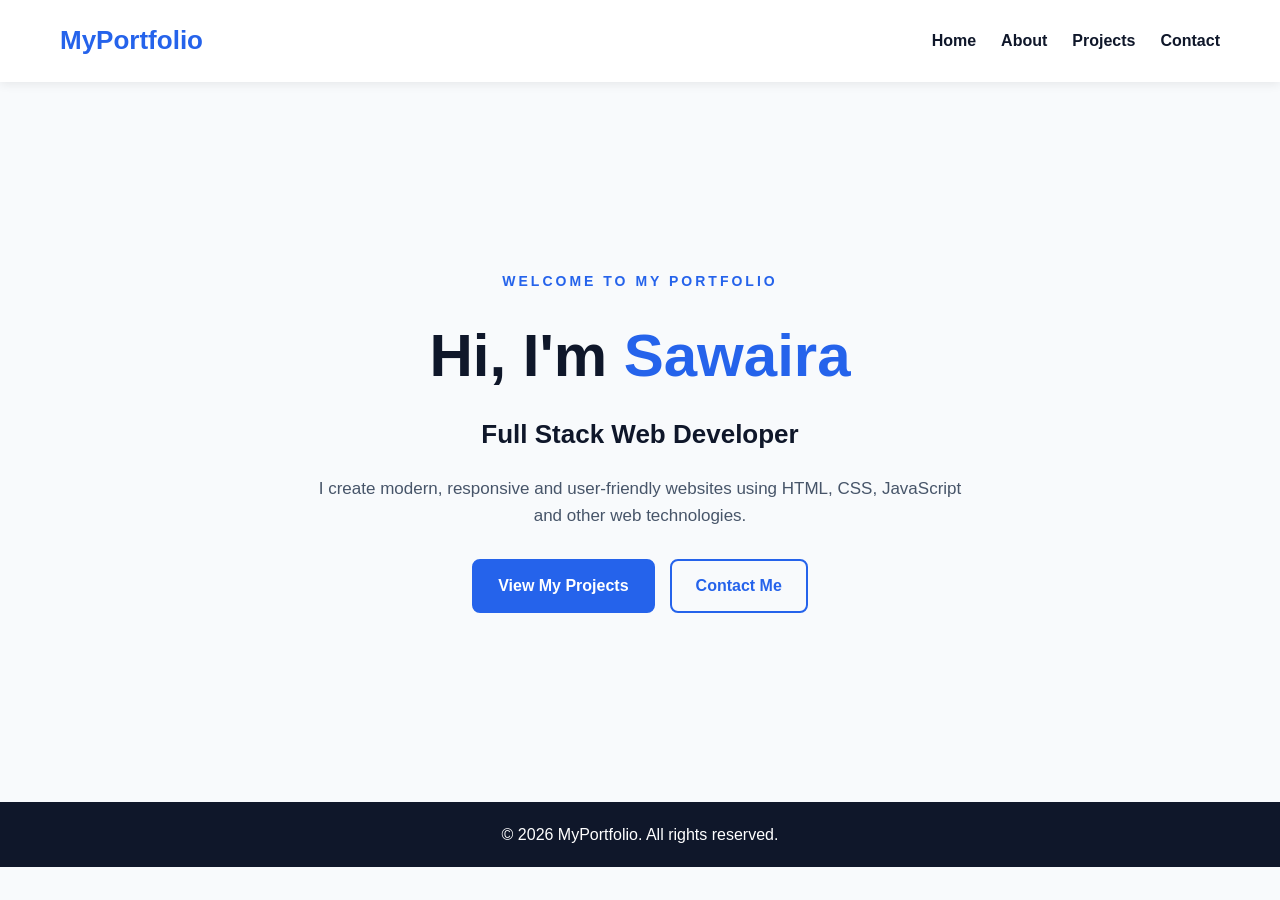
<file: index.html>
<!DOCTYPE html>
<html lang="en">
<head>
    <meta charset="UTF-8">
    <meta name="viewport" content="width=device-width, initial-scale=1.0">
    <title>My Portfolio | Home</title>

    <!-- External CSS file -->
    <link rel="stylesheet" href="style.css">
</head>
<body>

    <!-- Navigation Bar -->
    <header>
        <nav class="navbar">
            <a href="index.html" class="logo">MyPortfolio</a>

            <ul class="nav-links">
                <li><a href="index.html">Home</a></li>
                <li><a href="about.html">About</a></li>
                <li><a href="projects.html">Projects</a></li>
                <li><a href="contact.html">Contact</a></li>
            </ul>
        </nav>
    </header>

    <!-- Home Section -->
    <main>
        <section class="home">
            <div class="home-content">
                <p class="intro">WELCOME TO MY PORTFOLIO</p>

                <h1>Hi, I'm <span>Sawaira</span></h1>

                <h2>Full Stack Web Developer</h2>

                <p class="description">
                    I create modern, responsive and user-friendly
                    websites using HTML, CSS, JavaScript and other
                    web technologies.
                </p>

                <div class="buttons">
                    <a href="projects.html" class="btn">View My Projects</a>
                    <a href="contact.html" class="btn btn-outline">
                        Contact Me
                    </a>
                </div>
            </div>
        </section>
    </main>

    <!-- Footer -->
    <footer>
        <p>&copy; 2026 MyPortfolio. All rights reserved.</p>
    </footer>

</body>
</html>
</file>
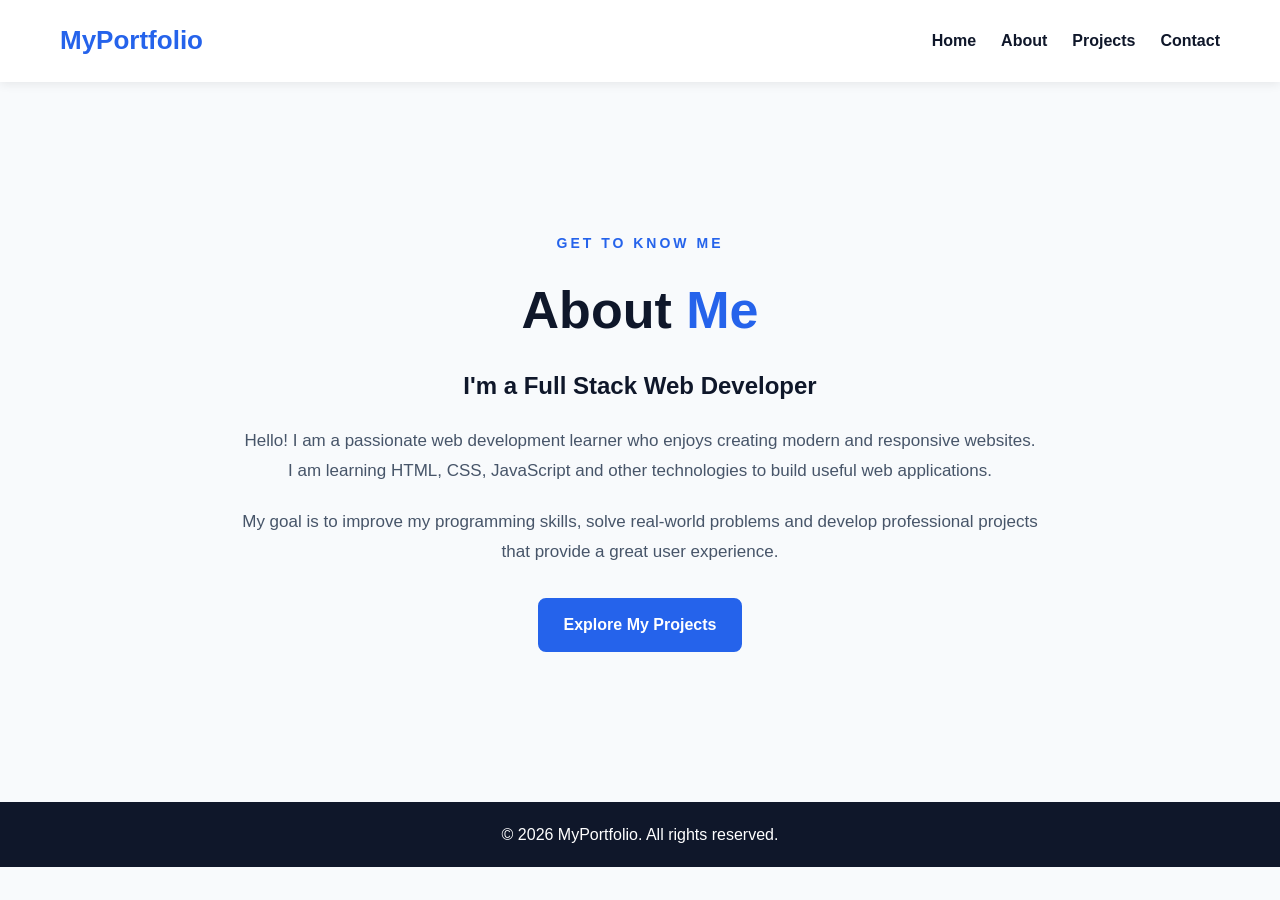
<file: about.html>
<!DOCTYPE html>
<html lang="en">
<head>
    <meta charset="UTF-8">
    <meta name="viewport" content="width=device-width, initial-scale=1.0">
    <title>About Me | My Portfolio</title>
    <link rel="stylesheet" href="about.css">
</head>
<body>

    <header>
        <nav class="navbar">
            <a href="index.html" class="logo">MyPortfolio</a>

            <ul class="nav-links">
                <li><a href="index.html">Home</a></li>
                <li><a href="about.html">About</a></li>
                <li><a href="projects.html">Projects</a></li>
                <li><a href="contact.html">Contact</a></li>
            </ul>
        </nav>
    </header>

    <main>
        <section class="about-section">
            <div class="about-content">
                <p class="intro">GET TO KNOW ME</p>

                <h1>About <span>Me</span></h1>

                <h2>I'm a Full Stack Web Developer</h2>

                <p>
                    Hello! I am a passionate web development learner
                    who enjoys creating modern and responsive websites.
                    I am learning HTML, CSS, JavaScript and other
                    technologies to build useful web applications.
                </p>

                <p>
                    My goal is to improve my programming skills,
                    solve real-world problems and develop professional
                    projects that provide a great user experience.
                </p>

                <a href="projects.html" class="btn">
                    Explore My Projects
                </a>
            </div>
        </section>
    </main>

    <footer>
        <p>&copy; 2026 MyPortfolio. All rights reserved.</p>
    </footer>

</body>
</html>
</file>
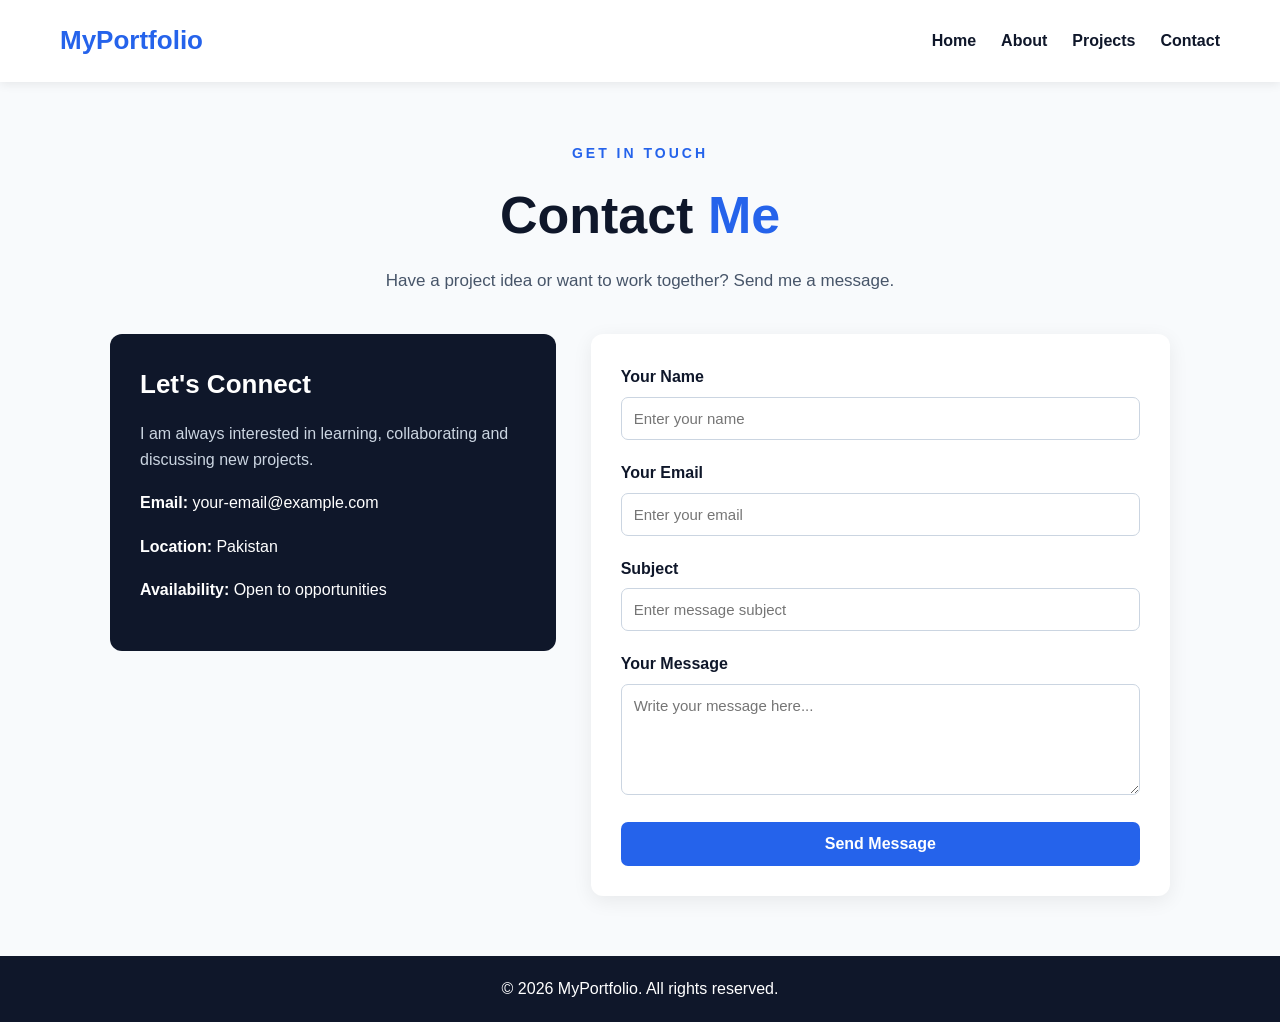
<file: contact.html>
<!DOCTYPE html>
<html lang="en">
<head>
    <meta charset="UTF-8">
    <meta name="viewport" content="width=device-width, initial-scale=1.0">
    <title>Contact Me | My Portfolio</title>
    <link rel="stylesheet" href="contact.css">
</head>
<body>

    <header>
        <nav class="navbar">
            <a href="index.html" class="logo">MyPortfolio</a>

            <ul class="nav-links">
                <li><a href="index.html">Home</a></li>
                <li><a href="about.html">About</a></li>
                <li><a href="projects.html">Projects</a></li>
                <li><a href="contact.html">Contact</a></li>
            </ul>
        </nav>
    </header>

    <main>
        <section class="contact-section">

            <div class="contact-heading">
                <p class="intro">GET IN TOUCH</p>
                <h1>Contact <span>Me</span></h1>
                <p>
                    Have a project idea or want to work together?
                    Send me a message.
                </p>
            </div>

            <div class="contact-container">

                <div class="contact-info">
                    <h2>Let's Connect</h2>
                    <p>
                        I am always interested in learning,
                        collaborating and discussing new projects.
                    </p>

                    <p><strong>Email:</strong> your-email@example.com</p>
                    <p><strong>Location:</strong> Pakistan</p>
                    <p><strong>Availability:</strong> Open to opportunities</p>
                </div>

                <form class="contact-form">

                    <label for="name">Your Name</label>
                    <input type="text" id="name" name="Name"
                           placeholder="Enter your name" required>

                    <label for="email">Your Email</label>
                    <input type="email" id="email" name="Email"
                           placeholder="Enter your email" required>

                    <label for="subject">Subject</label>
                    <input type="text" id="subject" name="Subject"
                           placeholder="Enter message subject" required>

                    <label for="message">Your Message</label>
                    <textarea id="message" name="Message" rows="5"
                              placeholder="Write your message here..."
                              required></textarea>

                    <button type="submit" class="btn">Send Message</button>

                </form>
            </div>
        </section>
    </main>

    <footer>
        <p>&copy; 2026 MyPortfolio. All rights reserved.</p>
    </footer>
    <script src="script.js"></script>

</body>
</html>
</file>
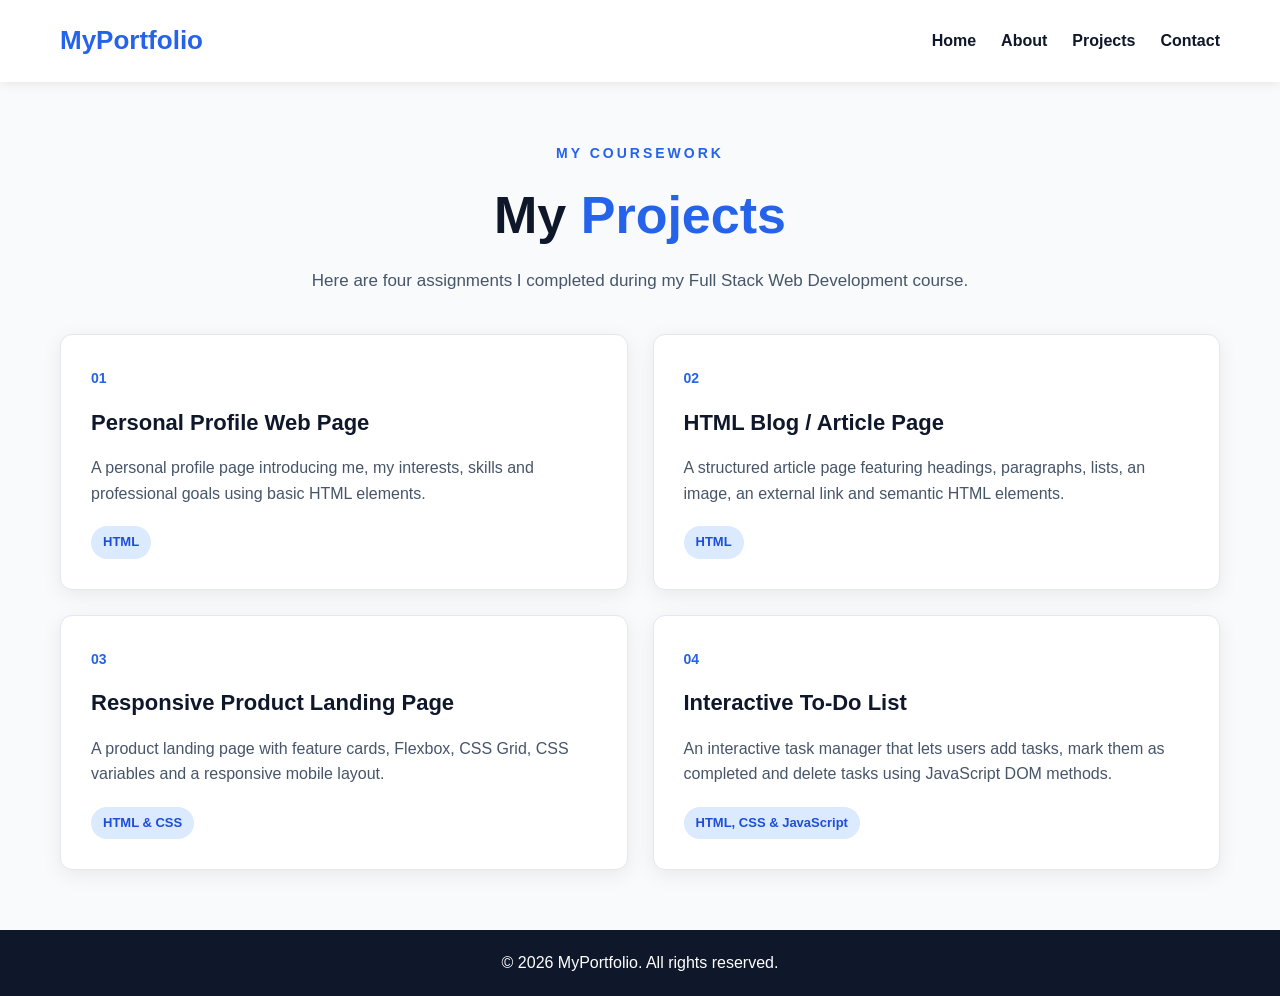
<file: projects.html>
<!DOCTYPE html>
<html lang="en">
<head>
    <meta charset="UTF-8">
    <meta name="viewport" content="width=device-width, initial-scale=1.0">
    <title>My Assignments | My Portfolio</title>
    <link rel="stylesheet" href="project.css">
</head>
<body>

    <header>
        <nav class="navbar">
            <a href="Home.html" class="logo">MyPortfolio</a>

            <ul class="nav-links">
                <li><a href="index.html">Home</a></li>
                <li><a href="about.html">About</a></li>
                <li><a href="projects.html">Projects</a></li>
                <li><a href="contact.html">Contact</a></li>
            </ul>
        </nav>
    </header>

    <main>
        <section class="projects-section">

            <div class="section-heading">
                <p class="intro">MY COURSEWORK</p>
                <h1>My <span>Projects</span></h1>
                <p>
                    Here are four assignments I completed
                    during my Full Stack Web Development course.
                </p>
            </div>

            <div class="projects-container">

                <article class="project-card">
                    <span class="project-number">01</span>
                    <h2>Personal Profile Web Page</h2>
                    <p>
                        A personal profile page introducing me,
                        my interests, skills and professional goals
                        using basic HTML elements.
                    </p>
                    <span class="technology">HTML</span>
                </article>

                <article class="project-card">
                    <span class="project-number">02</span>
                    <h2>HTML Blog / Article Page</h2>
                    <p>
                        A structured article page featuring headings,
                        paragraphs, lists, an image, an external link
                        and semantic HTML elements.
                    </p>
                    <span class="technology">HTML</span>
                </article>

                <article class="project-card">
                    <span class="project-number">03</span>
                    <h2>Responsive Product Landing Page</h2>
                    <p>
                        A product landing page with feature cards,
                        Flexbox, CSS Grid, CSS variables and a
                        responsive mobile layout.
                    </p>
                    <span class="technology">HTML & CSS</span>
                </article>

                <article class="project-card">
                    <span class="project-number">04</span>
                    <h2>Interactive To-Do List</h2>
                    <p>
                        An interactive task manager that lets users
                        add tasks, mark them as completed and delete
                        tasks using JavaScript DOM methods.
                    </p>
                    <span class="technology">HTML, CSS & JavaScript</span>
                </article>

            </div>
        </section>
    </main>

    <footer>
        <p>&copy; 2026 MyPortfolio. All rights reserved.</p>
    </footer>

</body>
</html>
</file>
<file: style.css>
/* Basic Reset */
* {
    margin: 0;
    padding: 0;
    box-sizing: border-box;
}

/* Website Colors */
:root {
    --primary-color: #2563eb;
    --dark-color: #0f172a;
    --light-color: #f8fafc;
    --text-color: #475569;
}

/* Main Body */
body {
    font-family: Arial, sans-serif;
    background-color: var(--light-color);
    color: var(--dark-color);
    line-height: 1.6;
}

/* Navigation Bar */
header {
    background-color: white;
    box-shadow: 0 2px 10px rgba(0, 0, 0, 0.08);
}

.navbar {
    max-width: 1200px;
    margin: auto;
    padding: 20px;
    display: flex;
    justify-content: space-between;
    align-items: center;
}

.logo {
    color: var(--primary-color);
    font-size: 26px;
    font-weight: bold;
    text-decoration: none;
}

.nav-links {
    list-style: none;
    display: flex;
    gap: 25px;
}

.nav-links a {
    color: var(--dark-color);
    text-decoration: none;
    font-weight: 600;
    transition: color 0.3s;
}

.nav-links a:hover {
    color: var(--primary-color);
}

/* Home Section */
.home {
    min-height: 80vh;
    display: flex;
    align-items: center;
    justify-content: center;
    padding: 60px 20px;
}

.home-content {
    max-width: 800px;
    text-align: center;
}

.intro {
    color: var(--primary-color);
    font-size: 14px;
    font-weight: bold;
    letter-spacing: 3px;
    margin-bottom: 15px;
}

.home h1 {
    font-size: clamp(36px, 6vw, 60px);
    margin-bottom: 10px;
}

.home h1 span {
    color: var(--primary-color);
}

.home h2 {
    font-size: 26px;
    margin-bottom: 20px;
}

.description {
    max-width: 650px;
    margin: 0 auto 30px;
    color: var(--text-color);
    font-size: 17px;
}

/* Buttons */
.buttons {
    display: flex;
    justify-content: center;
    gap: 15px;
    flex-wrap: wrap;
}

.btn {
    display: inline-block;
    padding: 12px 24px;
    background-color: var(--primary-color);
    color: white;
    text-decoration: none;
    border: 2px solid var(--primary-color);
    border-radius: 8px;
    font-weight: bold;
    transition: 0.3s;
}

.btn:hover {
    background-color: #1d4ed8;
    border-color: #1d4ed8;
}

.btn-outline {
    background-color: transparent;
    color: var(--primary-color);
}

.btn-outline:hover {
    background-color: var(--primary-color);
    color: white;
}

/* Footer */
footer {
    padding: 20px;
    text-align: center;
    background-color: var(--dark-color);
    color: white;
}

/* Mobile Responsive Design */
@media (max-width: 600px) {
    .navbar {
        flex-direction: column;
        gap: 15px;
    }

    .nav-links {
        gap: 14px;
        flex-wrap: wrap;
        justify-content: center;
    }

    .home {
        min-height: 70vh;
    }

    .home h2 {
        font-size: 22px;
    }
}
</file>
<file: about.css>
/* Reset */
* {
    margin: 0;
    padding: 0;
    box-sizing: border-box;
}

/* Colors */
:root {
    --primary-color: #2563eb;
    --dark-color: #0f172a;
    --light-color: #f8fafc;
    --text-color: #475569;
}

/* Body */
body {
    font-family: Arial, sans-serif;
    background-color: var(--light-color);
    color: var(--dark-color);
    line-height: 1.6;
}

/* Navigation Bar */
header {
    background-color: white;
    box-shadow: 0 2px 10px rgba(0, 0, 0, 0.08);
}

.navbar {
    max-width: 1200px;
    margin: auto;
    padding: 20px;
    display: flex;
    justify-content: space-between;
    align-items: center;
}

.logo {
    color: var(--primary-color);
    font-size: 26px;
    font-weight: bold;
    text-decoration: none;
}

.nav-links {
    list-style: none;
    display: flex;
    gap: 25px;
}

.nav-links a {
    color: var(--dark-color);
    text-decoration: none;
    font-weight: 600;
    transition: color 0.3s ease;
}

.nav-links a:hover {
    color: var(--primary-color);
}

/* About Section */
.about-section {
    min-height: 80vh;
    display: flex;
    align-items: center;
    justify-content: center;
    padding: 60px 20px;
}

.about-content {
    max-width: 800px;
    width: 100%;
    text-align: center;
}

/* Intro Text */
.intro {
    color: var(--primary-color);
    font-size: 14px;
    font-weight: bold;
    letter-spacing: 3px;
    margin-bottom: 15px;
}

/* Main Heading */
.about-content h1 {
    font-size: clamp(36px, 6vw, 52px);
    margin-bottom: 15px;
}

.about-content h1 span {
    color: var(--primary-color);
}

/* Subheading */
.about-content h2 {
    font-size: 24px;
    margin-bottom: 20px;
}

/* Paragraphs */
.about-content p:not(.intro) {
    color: var(--text-color);
    font-size: 17px;
    line-height: 1.8;
    margin-bottom: 20px;
}

/* Button */
.btn {
    display: inline-block;
    margin-top: 10px;
    padding: 12px 24px;
    background-color: var(--primary-color);
    color: white;
    text-decoration: none;
    border: 2px solid var(--primary-color);
    border-radius: 8px;
    font-weight: bold;
    transition: 0.3s ease;
}

.btn:hover {
    background-color: #1d4ed8;
    border-color: #1d4ed8;
}

/* Footer */
footer {
    padding: 20px;
    text-align: center;
    background-color: var(--dark-color);
    color: white;
}

/* Responsive Design */
@media (max-width: 600px) {
    .navbar {
        flex-direction: column;
        gap: 15px;
    }

    .nav-links {
        gap: 14px;
        flex-wrap: wrap;
        justify-content: center;
    }

    .about-section {
        min-height: 70vh;
        padding: 40px 20px;
    }

    .about-content h2 {
        font-size: 21px;
    }

    .about-content p:not(.intro) {
        font-size: 16px;
    }
}
</file>
<file: contact.css>
* {
    margin: 0;
    padding: 0;
    box-sizing: border-box;
}

/* Colors */
:root {
    --primary-color: #2563eb;
    --dark-color: #0f172a;
    --light-color: #f8fafc;
    --text-color: #475569;
}

/* Body */
body {
    font-family: Arial, sans-serif;
    background-color: var(--light-color);
    color: var(--dark-color);
    line-height: 1.6;
}

/* Navigation */
header {
    background-color: white;
    box-shadow: 0 2px 10px rgba(0, 0, 0, 0.08);
}

.navbar {
    max-width: 1200px;
    margin: auto;
    padding: 20px;
    display: flex;
    justify-content: space-between;
    align-items: center;
}

.logo {
    color: var(--primary-color);
    font-size: 26px;
    font-weight: bold;
    text-decoration: none;
}

.nav-links {
    list-style: none;
    display: flex;
    gap: 25px;
}

.nav-links a {
    color: var(--dark-color);
    text-decoration: none;
    font-weight: 600;
    transition: color 0.3s;
}

.nav-links a:hover {
    color: var(--primary-color);
}

/* Contact Section */
.contact-section {
    max-width: 1100px;
    margin: auto;
    padding: 60px 20px;
    min-height: 80vh;
}

/* Heading */
.contact-heading {
    text-align: center;
    margin-bottom: 40px;
}

.intro {
    color: var(--primary-color);
    font-size: 14px;
    font-weight: bold;
    letter-spacing: 3px;
}

.contact-heading h1 {
    font-size: clamp(36px, 6vw, 52px);
    margin: 10px 0;
}

.contact-heading h1 span {
    color: var(--primary-color);
}

.contact-heading p:last-child {
    color: var(--text-color);
    font-size: 17px;
}

/* Contact Layout */
.contact-container {
    display: grid;
    grid-template-columns: 1fr 1.3fr;
    gap: 35px;
    align-items: start;
}

/* Contact Information */
.contact-info {
    background-color: var(--dark-color);
    color: white;
    padding: 30px;
    border-radius: 12px;
}

.contact-info h2 {
    font-size: 26px;
    margin-bottom: 15px;
}

.contact-info p {
    margin-bottom: 18px;
    overflow-wrap: anywhere;
}

.contact-info p:first-of-type {
    color: #cbd5e1;
}

/* Form */
.contact-form {
    background-color: white;
    padding: 30px;
    border-radius: 12px;
    box-shadow: 0 5px 20px rgba(0, 0, 0, 0.07);
}

.contact-form label {
    display: block;
    font-weight: bold;
    margin-bottom: 7px;
}

.contact-form input,
.contact-form textarea {
    width: 100%;
    padding: 12px;
    margin-bottom: 20px;
    border: 1px solid #cbd5e1;
    border-radius: 7px;
    font-family: inherit;
    font-size: 15px;
}

.contact-form textarea {
    resize: vertical;
}

.contact-form input:focus,
.contact-form textarea:focus {
    outline: 2px solid var(--primary-color);
    border-color: var(--primary-color);
}

/* Submit Button */
.btn {
    width: 100%;
    padding: 13px;
    background-color: var(--primary-color);
    color: white;
    border: none;
    border-radius: 7px;
    font-size: 16px;
    font-weight: bold;
    cursor: pointer;
    transition: background-color 0.3s;
}

.btn:hover {
    background-color: #1d4ed8;
}

/* Footer */
footer {
    padding: 20px;
    text-align: center;
    background-color: var(--dark-color);
    color: white;
}

/* Responsive Design */
@media (max-width: 700px) {
    .navbar {
        flex-direction: column;
        gap: 15px;
    }

    .nav-links {
        gap: 14px;
        flex-wrap: wrap;
        justify-content: center;
    }

    .contact-container {
        grid-template-columns: 1fr;
    }

    .contact-section {
        padding: 40px 20px;
    }

    .contact-info,
    .contact-form {
        padding: 22px;
    }
}
</file>
<file: project.css>
/* ===== PROJECTS PAGE CSS ===== */

/* Reset */
* {
    margin: 0;
    padding: 0;
    box-sizing: border-box;
}

/* Colors */
:root {
    --primary-color: #2563eb;
    --dark-color: #0f172a;
    --light-color: #f8fafc;
    --text-color: #475569;
}

/* Body */
body {
    font-family: Arial, sans-serif;
    background-color: var(--light-color);
    color: var(--dark-color);
    line-height: 1.6;
}

/* Navigation */
header {
    background-color: white;
    box-shadow: 0 2px 10px rgba(0, 0, 0, 0.08);
}

.navbar {
    max-width: 1200px;
    margin: auto;
    padding: 20px;
    display: flex;
    justify-content: space-between;
    align-items: center;
}

.logo {
    color: var(--primary-color);
    font-size: 26px;
    font-weight: bold;
    text-decoration: none;
}

.nav-links {
    list-style: none;
    display: flex;
    gap: 25px;
}

.nav-links a {
    color: var(--dark-color);
    text-decoration: none;
    font-weight: 600;
}

.nav-links a:hover {
    color: var(--primary-color);
}

/* Projects Section */
.projects-section {
    min-height: 80vh;
    padding: 60px 20px;
    max-width: 1200px;
    margin: auto;
}

.section-heading {
    text-align: center;
    margin-bottom: 40px;
}

.intro {
    color: var(--primary-color);
    font-size: 14px;
    font-weight: bold;
    letter-spacing: 3px;
}

.section-heading h1 {
    font-size: clamp(36px, 6vw, 52px);
    margin: 10px 0;
}

.section-heading h1 span {
    color: var(--primary-color);
}

.section-heading > p:last-child {
    color: var(--text-color);
    font-size: 17px;
}

/* Project Cards */
.projects-container {
    display: grid;
    grid-template-columns: repeat(3, minmax(0, 1fr));
    gap: 25px;
}

.project-card {
    background-color: white;
    padding: 30px;
    border-radius: 12px;
    box-shadow: 0 5px 20px rgba(0, 0, 0, 0.07);
    border: 1px solid #e2e8f0;
    transition: transform 0.3s, box-shadow 0.3s;
}

.project-card:hover {
    transform: translateY(-6px);
    box-shadow: 0 12px 25px rgba(0, 0, 0, 0.12);
}

.project-card h2 {
    font-size: 22px;
    margin-bottom: 15px;
}

.project-card p {
    color: var(--text-color);
    margin-bottom: 20px;
}

.technology {
    display: inline-block;
    background-color: #dbeafe;
    color: #1d4ed8;
    padding: 6px 12px;
    border-radius: 20px;
    font-size: 13px;
    font-weight: bold;
}


/* Project Numbers */
.project-number {
    display: inline-block;
    color: var(--primary-color);
    font-size: 14px;
    font-weight: bold;
    margin-bottom: 15px;
}

/* Four Project Cards */
.projects-container {
    display: grid;
    grid-template-columns: repeat(2, minmax(0, 1fr));
    gap: 25px;
}

/* Responsive Layout */
@media (max-width: 600px) {
    .projects-container {
        grid-template-columns: 1fr;
    }
}

/* Footer */
footer {
    padding: 20px;
    text-align: center;
    background-color: var(--dark-color);
    color: white;
}

/* Responsive Design */
@media (max-width: 800px) {
    .projects-container {
        grid-template-columns: repeat(2, minmax(0, 1fr));
    }
}

@media (max-width: 600px) {
    .navbar {
        flex-direction: column;
        gap: 15px;
    }

    .nav-links {
        gap: 14px;
        flex-wrap: wrap;
        justify-content: center;
    }

    .projects-container {
        grid-template-columns: 1fr;
    }

    .projects-section {
        padding: 40px 20px;
    }
}
</file>
